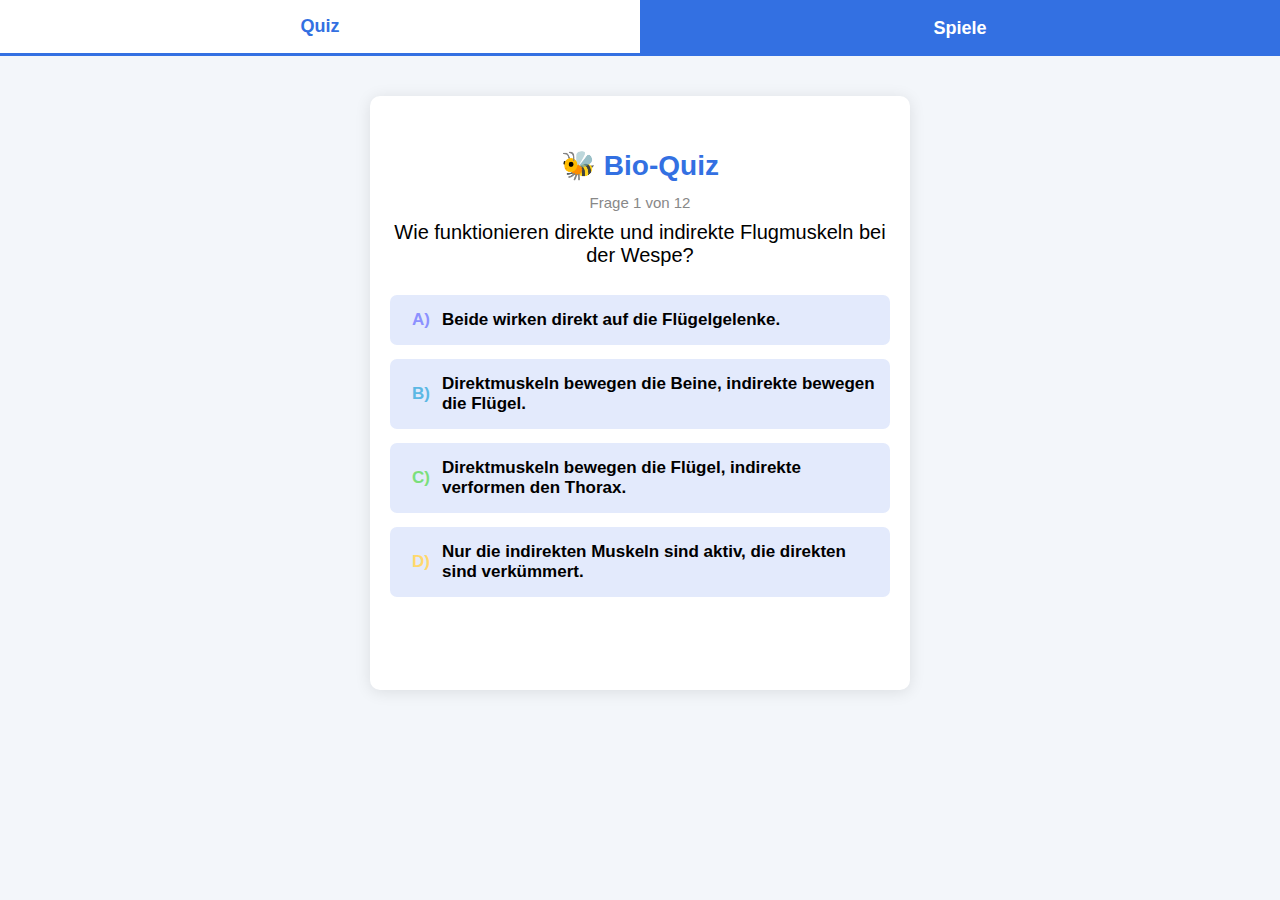
<file: index.html>
<!DOCTYPE html>
<html lang="de">
<head>
  <meta charset="UTF-8" />
  <meta name="viewport" content="width=device-width, initial-scale=1.0" />
  <title>Bio-Quiz & Spiele</title>
  <link rel="stylesheet" href="style.css" />
</head>
<body>
  <div class="tabs">
    <button class="tab-btn active" id="quiz-tab-btn">Quiz</button>
    <button class="tab-btn" id="game-tab-btn">Spiele</button>
  </div>
  <div id="quiz-section" class="section active">
    <div class="quiz-container">
      <h2 id="quiz-title">🐝 Bio-Quiz</h2>
      <div id="quiz-progress"></div>
      <div id="question-text"></div>
      <div id="answer-buttons" class="btn-group"></div>
      <div id="feedback" class="feedback"></div>
      <button id="next-btn" class="next-btn" style="display:none;">
        Nächste Frage &rarr;
      </button>
      <div id="score-screen" class="score-screen" style="display:none;"></div>
    </div>
  </div>
  <div id="game-section" class="section">
    <div class="game-mode-select" id="game-mode-select">
      <h2 style="margin-bottom:20px;color:#1d69a9;font-size:1.6em;">Wähle dein Spiel</h2>
      <button class="game-mode-btn" id="kolibri-btn">
        <span class="game-icon">🐦</span>
        Kolibri
        <span style="font-size:13px;color:#59b37d;display:block;margin-top:7px;">Hindernissen ausweichen</span>
      </button>
      <button class="game-mode-btn" id="qualle-btn">
        <span class="game-icon">🪼</span>
        Qualle
        <span style="font-size:13px;color:#3370e2;display:block;margin-top:7px;">Blasen sammeln</span>
      </button>
    </div>
    <div style="position:relative;">
      <canvas id="game-canvas" width="400" height="600" style="display:none;"></canvas>
      <div id="game-score-timer" class="score-timer-bar" style="display:none;">
        <span id="game-timer">
          <span class="timer-icon">⏰</span> <span id="timer-value">60</span>s
        </span>
        <span id="game-score" class="score-bar">Punkte: 0</span>
      </div>
    </div>
    <div id="game-ui" style="display:none;">
      <button id="restart-btn" class="restart-btn">Neustarten</button>
      <div id="game-tip"></div>
    </div>
  </div>
  <script src="quiz.js"></script>
  <script src="game.js"></script>
  <script src="tabs.js"></script>
</body>
</html>
</file>
<file: style.css>
body {
  font-family: Arial, sans-serif;
  background: #f3f6fa;
  margin: 0;
}
.tabs {
  display: flex;
  justify-content: center;
  background: #3370e2;
  padding: 0;
  margin-bottom: 0;
}
.tab-btn {
  flex: 1;
  padding: 16px 0;
  font-size: 18px;
  border: none;
  background: #3370e2;
  color: #fff;
  cursor: pointer;
  outline: none;
  font-weight: bold;
  transition: background 0.2s, color 0.2s;
}
.tab-btn.active {
  background: #fff;
  color: #3370e2;
  border-bottom: 3px solid #3370e2;
}
.section {
  display: none;
}
.section.active {
  display: block;
}

.quiz-container {
  background: white;
  border-radius: 10px;
  max-width: 500px;
  margin: 40px auto;
  padding: 30px 20px;
  box-shadow: 0 2px 16px rgba(0,0,0,0.1);
  text-align: center;
  position: relative;
}
#quiz-title {
  font-size: 28px;
  color: #3370e2;
  margin-bottom: 12px;
}
#quiz-progress {
  color: #888;
  font-size: 15px;
  margin-bottom: 10px;
}
#question-text {
  font-size: 20px;
  margin-bottom: 20px;
  min-height: 54px;
}
.btn-group {
  display: flex;
  flex-direction: column;
  gap: 14px;
  margin-bottom: 18px;
}
.btn-group button {
  padding: 15px;
  font-size: 17px;
  border: none;
  border-radius: 7px;
  background: #e3eafc;
  cursor: pointer;
  transition: background 0.2s, color 0.2s;
  text-align: left;
  font-weight: bold;
  outline: none;
  border-left: 7px solid transparent;
  display: flex;
  align-items: center;
  gap: 12px;
}
.btn-group button.option-A::before { content: "A)"; color: #8c91ff; font-weight: bold; }
.btn-group button.option-B::before { content: "B)"; color: #5cb8e4; font-weight: bold; }
.btn-group button.option-C::before { content: "C)"; color: #7bdf7b; font-weight: bold; }
.btn-group button.option-D::before { content: "D)"; color: #ffd86c; font-weight: bold; }

.btn-group button.selected {
  box-shadow: 0 0 0 2px #3370e2;
}
.btn-group button.correct {
  background: #b6f6c5 !important;
  color: #129a38 !important;
  border-left: 7px solid #22a722;
}
.btn-group button.wrong {
  background: #fed3d3 !important;
  color: #d43f3f !important;
  border-left: 7px solid #e74c3c;
}
.feedback {
  font-size: 18px;
  margin: 10px 0 18px 0;
  min-height: 27px;
  height: 27px;
  line-height: 27px;
}
.feedback.right {
  color: #22a722;
  display: flex;
  align-items: center;
  justify-content: center;
}
.feedback.right::before {
  content: '✔️';
  margin-right: 8px;
}
.feedback.wrong {
  color: #e74c3c;
  display: flex;
  align-items: center;
  justify-content: center;
}
.feedback.wrong::before {
  content: '❌';
  margin-right: 8px;
}
.next-btn {
  background: #4f8cff;
  color: white;
  padding: 10px 26px;
  border: none;
  border-radius: 6px;
  font-size: 16px;
  cursor: pointer;
  position: absolute;
  right: 30px;
  bottom: 30px;
}
.score-screen {
  font-size: 22px;
  font-weight: bold;
  color: #222;
  margin-top: 30px;
  background: #eef7fe;
  border-radius: 10px;
  padding: 24px;
  box-shadow: 0 2px 8px rgba(51,112,226,0.09);
}

.score-timer-bar {
  position: absolute;
  top: 10px; right: 10px; z-index: 10;
  display: flex;
  align-items: center;
  gap: 18px;
  background: rgba(255,255,255,0.85);
  border-radius: 10px;
  padding: 8px 18px;
  font-size: 19px;
  font-weight: bold;
  box-shadow: 0 2px 12px rgba(100,100,100,0.09);
  user-select: none;
}
.timer-icon {
  margin-right: 3px;
}
.score-bar {
  color: #1d69a9;
}

/* Game-Auswahl schöner */
.game-mode-select {
  max-width: 360px;
  margin: 60px auto 0 auto;
  background: white;
  border-radius: 18px;
  padding: 38px 18px 36px 18px;
  text-align: center;
  box-shadow: 0 2px 16px rgba(0,0,0,0.09);
  animation: fadeIn .6s;
}
@keyframes fadeIn {
  from { opacity: 0; transform: translateY(40px);}
  to { opacity: 1; transform: translateY(0);}
}
.game-mode-btn {
  display: inline-flex;
  flex-direction: column;
  align-items: center;
  margin: 20px 22px 0 22px;
  padding: 25px 36px 18px 36px;
  border: none;
  border-radius: 14px;
  background: linear-gradient(115deg, #e0f6ff 65%, #c6f7e7 100%);
  color: #245b6a;
  font-size: 22px;
  font-weight: bold;
  cursor: pointer;
  transition: background 0.2s, transform 0.14s, box-shadow 0.14s;
  box-shadow: 0 2px 12px #b6e1f36a;
  outline: none;
  position: relative;
  min-width: 120px;
}
.game-mode-btn:active {
  transform: scale(0.97);
  background: linear-gradient(115deg, #c4e8fa 65%, #90dbc2 100%);
}
.game-mode-btn:focus-visible {
  box-shadow: 0 0 0 4px #3370e2a1;
}
.game-mode-btn .game-icon {
  font-size: 46px;
  margin-bottom: 7px;
  filter: drop-shadow(0 2px 2px #b8f6ff62);
}
@media (max-width: 500px) {
  #game-canvas {
    width: 98vw !important;
    height: 70vw !important;
    max-width: 98vw !important;
    max-height: 80vw !important;
  }
  .quiz-container, .game-mode-select {
    margin: 12px auto;
    padding: 16px 4px 18px 4px;
  }
  .score-timer-bar {
    padding: 4px 9px;
    font-size: 16px;
    gap: 10px;
  }
  .next-btn {
    right: 20px;
    bottom: 18px;
  }
  .game-mode-select {
    max-width: 98vw;
    margin: 18px auto 0 auto;
    padding: 17px 3vw 17px 3vw;
  }
  .game-mode-btn {
    margin: 11px 4vw 0 4vw;
    padding: 18px 5vw 11px 5vw;
    font-size: 17px;
    min-width: 90px;
  }
  .game-mode-btn .game-icon {
    font-size: 34px;
  }
}
</file>
